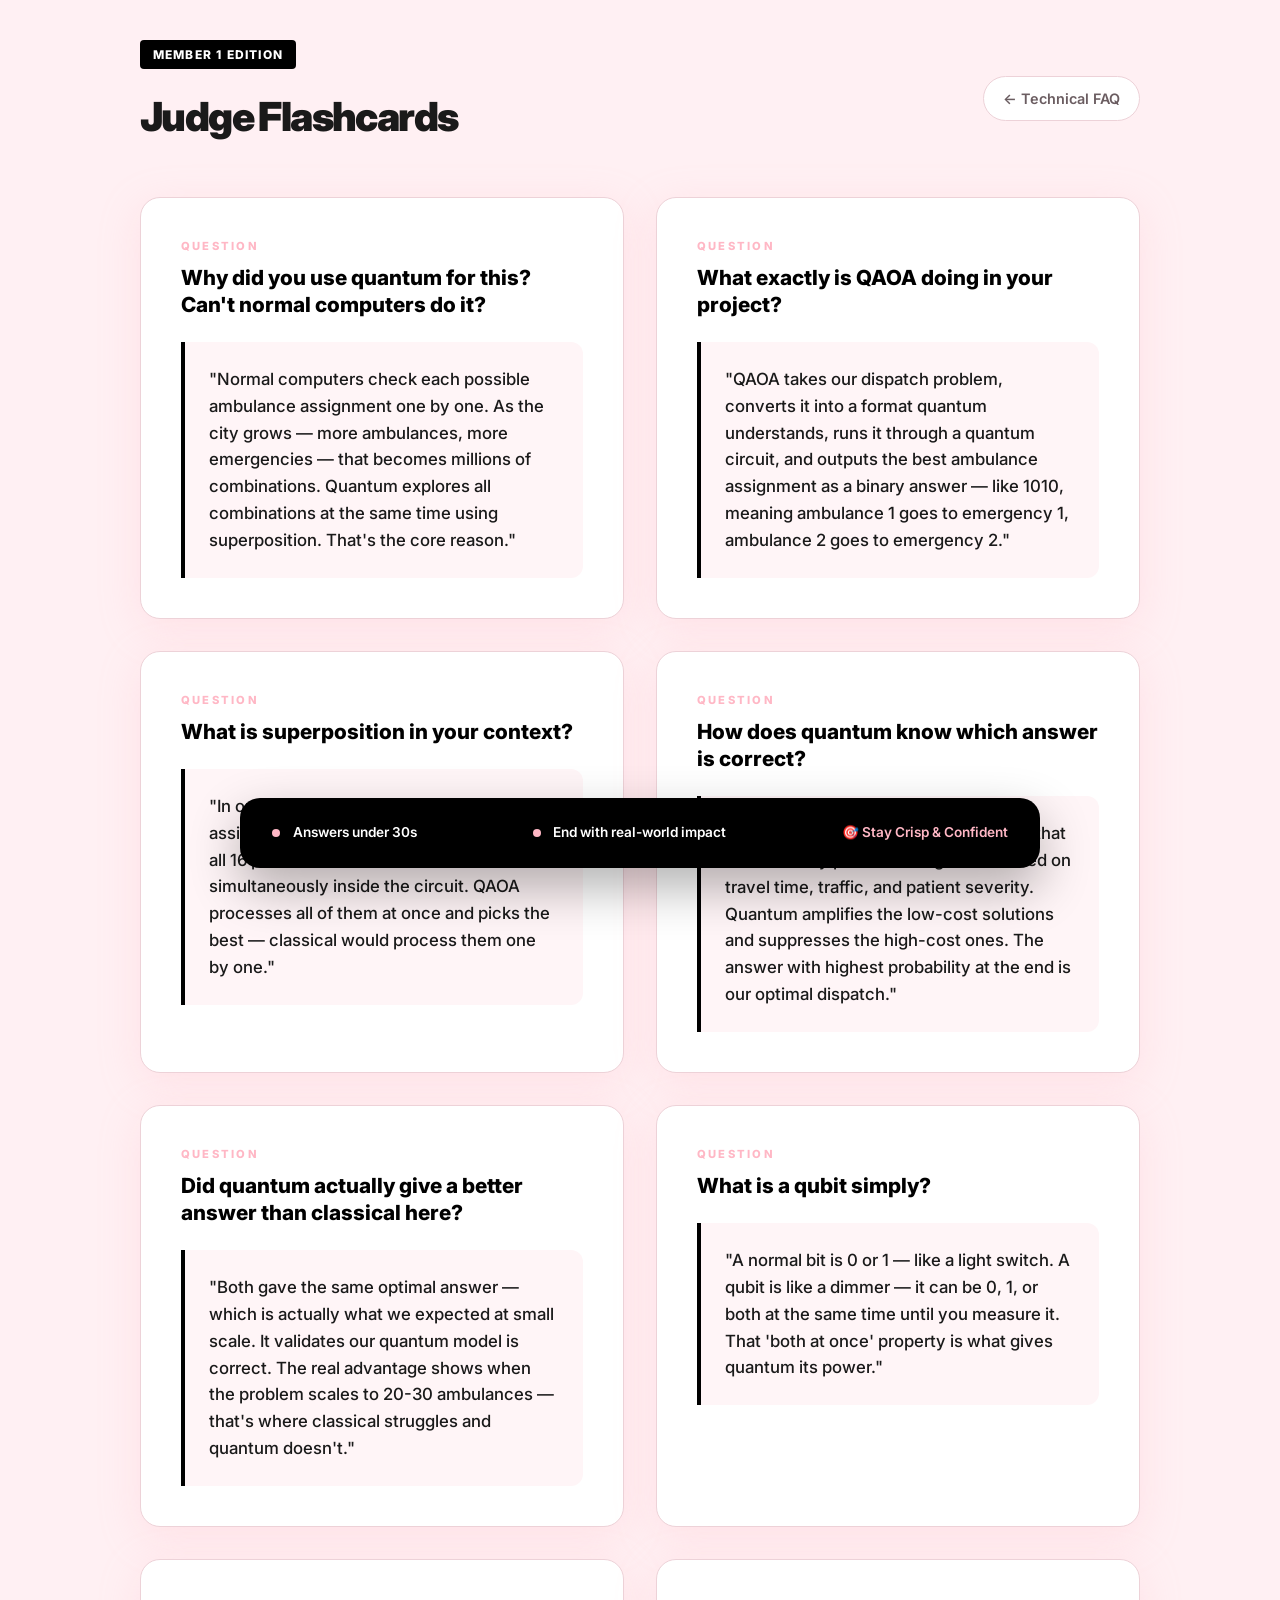
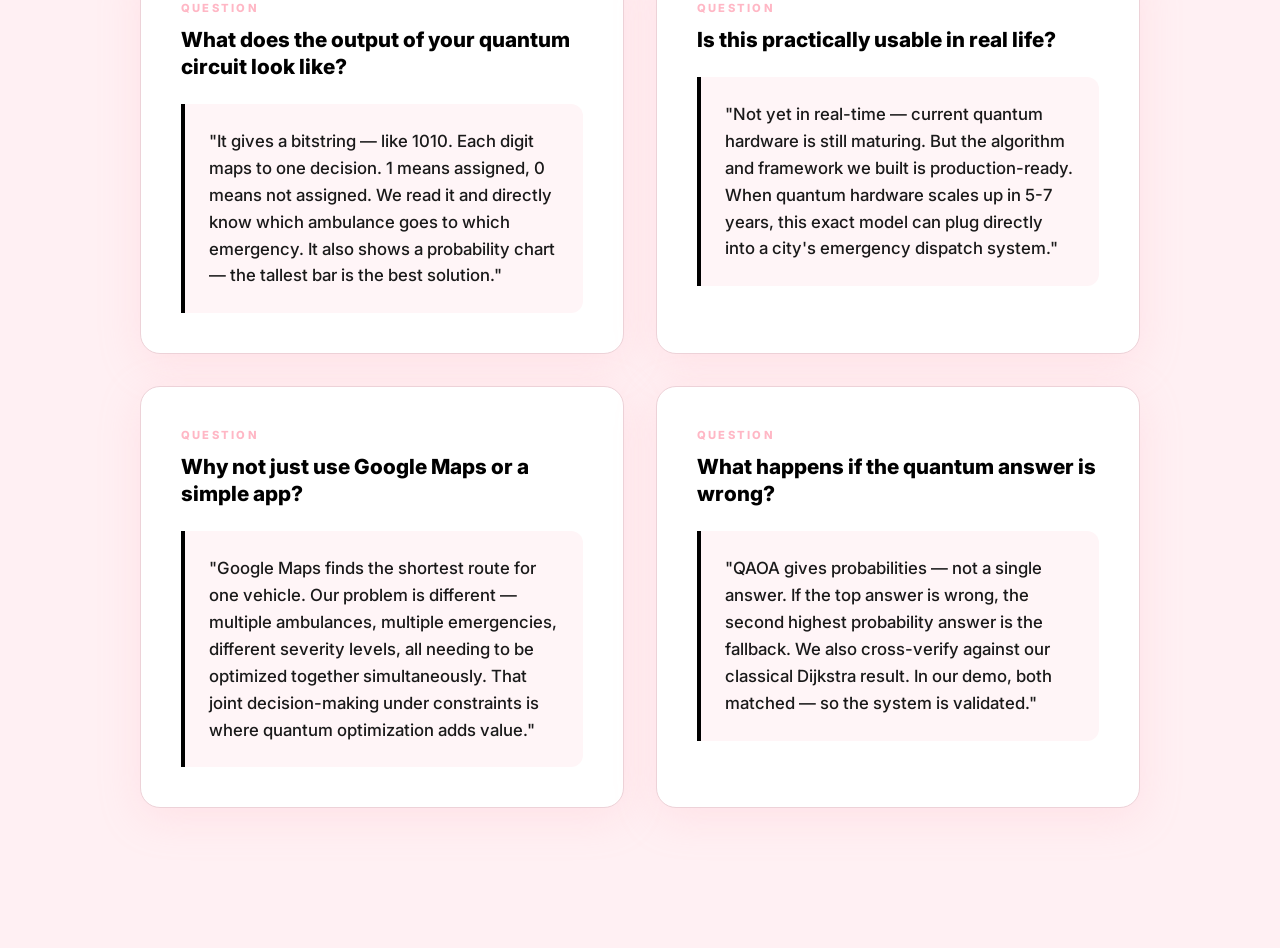
<file: public/faq-m1.html>
<!DOCTYPE html>
<html lang="en">

<head>
    <meta charset="UTF-8">
    <meta name="viewport" content="width=device-width, initial-scale=1.0">
    <title>Member 1 — Quick Judge Q&A</title>
    <link href="https://fonts.googleapis.com/css2?family=Inter:wght@400;600;700;800;900&display=swap" rel="stylesheet">
    <style>
        :root {
            --bg: #FFF0F3;
            --surface: #FFFFFF;
            --surface2: #FFF5F7;
            --border: #EDD2D8;
            --text: #1A1A1A;
            --text-muted: #6B5D61;
            --accent: #FFB7C5;
            --accent2: #000000;
            --radius: 20px;
            --shadow: 0 10px 40px rgba(255, 183, 197, 0.25);
        }

        * {
            box-sizing: border-box;
            margin: 0;
            padding: 0;
        }

        body {
            font-family: 'Inter', sans-serif;
            background: var(--bg);
            color: var(--text);
            line-height: 1.6;
            padding: 40px 20px 140px;
        }

        .header {
            max-width: 1000px;
            margin: 0 auto 40px;
            display: flex;
            align-items: center;
            justify-content: space-between;
        }

        .back-btn {
            text-decoration: none;
            color: var(--text-muted);
            font-weight: 600;
            font-size: 0.9rem;
            display: flex;
            align-items: center;
            gap: 0.5rem;
            padding: 0.6rem 1.2rem;
            border-radius: 50px;
            border: 1px solid var(--border);
            background: var(--surface);
            transition: 0.3s;
        }

        .back-btn:hover {
            background: var(--surface2);
            border-color: var(--accent);
        }

        .title-group h1 {
            font-size: 2.5rem;
            font-weight: 900;
            letter-spacing: -0.04em;
            margin-bottom: 0.5rem;
        }

        .member-badge {
            display: inline-block;
            background: var(--accent2);
            color: white;
            padding: 0.3rem 0.8rem;
            border-radius: 4px;
            font-size: 0.75rem;
            font-weight: 800;
            text-transform: uppercase;
            letter-spacing: 0.1em;
            margin-bottom: 1rem;
        }

        .qa-grid {
            max-width: 1000px;
            margin: 0 auto;
            display: grid;
            grid-template-columns: repeat(auto-fit, minmax(450px, 1fr));
            gap: 2rem;
        }

        @media (max-width: 600px) {
            .qa-grid {
                grid-template-columns: 1fr;
            }
        }

        .qa-card {
            background: var(--surface);
            border: 1px solid var(--border);
            border-radius: var(--radius);
            padding: 2.5rem;
            box-shadow: var(--shadow);
            display: flex;
            flex-direction: column;
            gap: 1.5rem;
            transition: transform 0.3s ease;
        }

        .qa-card:hover {
            transform: translateY(-5px);
        }

        .q-label {
            font-size: 0.7rem;
            font-weight: 800;
            color: var(--accent);
            text-transform: uppercase;
            letter-spacing: 0.2em;
            margin-bottom: 0.5rem;
        }

        .question {
            font-size: 1.3rem;
            font-weight: 800;
            line-height: 1.3;
            color: var(--accent2);
        }

        .answer-box {
            background: var(--surface2);
            border-left: 4px solid var(--accent2);
            padding: 1.5rem;
            border-radius: 0 12px 12px 0;
            font-size: 1.05rem;
            font-weight: 500;
            color: var(--text);
        }

        .answer-box blockquote {
            font-style: normal;
        }

        .rules-bar {
            position: fixed;
            bottom: 2rem;
            left: 50%;
            transform: translateX(-50%);
            width: calc(100% - 40px);
            max-width: 800px;
            background: var(--accent2);
            color: white;
            padding: 1.5rem 2rem;
            border-radius: 20px;
            box-shadow: 0 20px 50px rgba(0, 0, 0, 0.3);
            display: flex;
            align-items: center;
            justify-content: space-between;
            gap: 2rem;
            z-index: 100;
        }

        .rule-item {
            display: flex;
            align-items: center;
            gap: 0.8rem;
            font-size: 0.85rem;
            font-weight: 600;
        }

        .rule-dot {
            width: 8px;
            height: 8px;
            background: var(--accent);
            border-radius: 50%;
        }

        @media (max-width: 768px) {
            .rules-bar {
                flex-direction: column;
                align-items: flex-start;
                gap: 0.8rem;
                padding: 1.2rem;
            }
        }
    </style>
</head>

<body>

    <div class="header">
        <div class="title-group">
            <span class="member-badge">Member 1 Edition</span>
            <h1>Judge Flashcards</h1>
        </div>
        <a href="faq.html" class="back-btn">← Technical FAQ</a>
    </div>

    <div class="qa-grid">

        <!-- Q1 -->
        <div class="qa-card">
            <div>
                <div class="q-label">Question</div>
                <h3 class="question">Why did you use quantum for this? Can't normal computers do it?</h3>
            </div>
            <div class="answer-box">
                "Normal computers check each possible ambulance assignment one by one. As the city grows — more
                ambulances, more emergencies — that becomes millions of combinations. Quantum explores all combinations
                at the same time using superposition. That's the core reason."
            </div>
        </div>

        <!-- Q2 -->
        <div class="qa-card">
            <div>
                <div class="q-label">Question</div>
                <h3 class="question">What exactly is QAOA doing in your project?</h3>
            </div>
            <div class="answer-box">
                "QAOA takes our dispatch problem, converts it into a format quantum understands, runs it through a
                quantum circuit, and outputs the best ambulance assignment as a binary answer — like 1010, meaning
                ambulance 1 goes to emergency 1, ambulance 2 goes to emergency 2."
            </div>
        </div>

        <!-- Q3 -->
        <div class="qa-card">
            <div>
                <div class="q-label">Question</div>
                <h3 class="question">What is superposition in your context?</h3>
            </div>
            <div class="answer-box">
                "In our project, 4 qubits represent 4 assignment decisions. Superposition means all 16 possible
                combinations exist simultaneously inside the circuit. QAOA processes all of them at once and picks the
                best — classical would process them one by one."
            </div>
        </div>

        <!-- Q4 -->
        <div class="qa-card">
            <div>
                <div class="q-label">Question</div>
                <h3 class="question">How does quantum know which answer is correct?</h3>
            </div>
            <div class="answer-box">
                "We give it a cost function — a formula that scores every possible assignment based on travel time,
                traffic, and patient severity. Quantum amplifies the low-cost solutions and suppresses the high-cost
                ones. The answer with highest probability at the end is our optimal dispatch."
            </div>
        </div>

        <!-- Q5 -->
        <div class="qa-card">
            <div>
                <div class="q-label">Question</div>
                <h3 class="question">Did quantum actually give a better answer than classical here?</h3>
            </div>
            <div class="answer-box">
                "Both gave the same optimal answer — which is actually what we expected at small scale. It validates our
                quantum model is correct. The real advantage shows when the problem scales to 20-30 ambulances — that's
                where classical struggles and quantum doesn't."
            </div>
        </div>

        <!-- Q6 -->
        <div class="qa-card">
            <div>
                <div class="q-label">Question</div>
                <h3 class="question">What is a qubit simply?</h3>
            </div>
            <div class="answer-box">
                "A normal bit is 0 or 1 — like a light switch. A qubit is like a dimmer — it can be 0, 1, or both at the
                same time until you measure it. That 'both at once' property is what gives quantum its power."
            </div>
        </div>

        <!-- Q7 -->
        <div class="qa-card">
            <div>
                <div class="q-label">Question</div>
                <h3 class="question">What does the output of your quantum circuit look like?</h3>
            </div>
            <div class="answer-box">
                "It gives a bitstring — like 1010. Each digit maps to one decision. 1 means assigned, 0 means not
                assigned. We read it and directly know which ambulance goes to which emergency. It also shows a
                probability chart — the tallest bar is the best solution."
            </div>
        </div>

        <!-- Q8 -->
        <div class="qa-card">
            <div>
                <div class="q-label">Question</div>
                <h3 class="question">Is this practically usable in real life?</h3>
            </div>
            <div class="answer-box">
                "Not yet in real-time — current quantum hardware is still maturing. But the algorithm and framework we
                built is production-ready. When quantum hardware scales up in 5-7 years, this exact model can plug
                directly into a city's emergency dispatch system."
            </div>
        </div>

        <!-- Q9 -->
        <div class="qa-card">
            <div>
                <div class="q-label">Question</div>
                <h3 class="question">Why not just use Google Maps or a simple app?</h3>
            </div>
            <div class="answer-box">
                "Google Maps finds the shortest route for one vehicle. Our problem is different — multiple ambulances,
                multiple emergencies, different severity levels, all needing to be optimized together simultaneously.
                That joint decision-making under constraints is where quantum optimization adds value."
            </div>
        </div>

        <!-- Q10 -->
        <div class="qa-card">
            <div>
                <div class="q-label">Question</div>
                <h3 class="question">What happens if the quantum answer is wrong?</h3>
            </div>
            <div class="answer-box">
                "QAOA gives probabilities — not a single answer. If the top answer is wrong, the second highest
                probability answer is the fallback. We also cross-verify against our classical Dijkstra result. In our
                demo, both matched — so the system is validated."
            </div>
        </div>

    </div>

    <!-- Stage Rules -->
    <div class="rules-bar">
        <div class="rule-item"><span class="rule-dot"></span> Answers under 30s</div>
        <div class="rule-item"><span class="rule-dot"></span> End with real-world impact</div>
        <div class="rule-item" style="color:var(--accent);">🎯 Stay Crisp & Confident</div>
    </div>

</body>

</html>
</file>
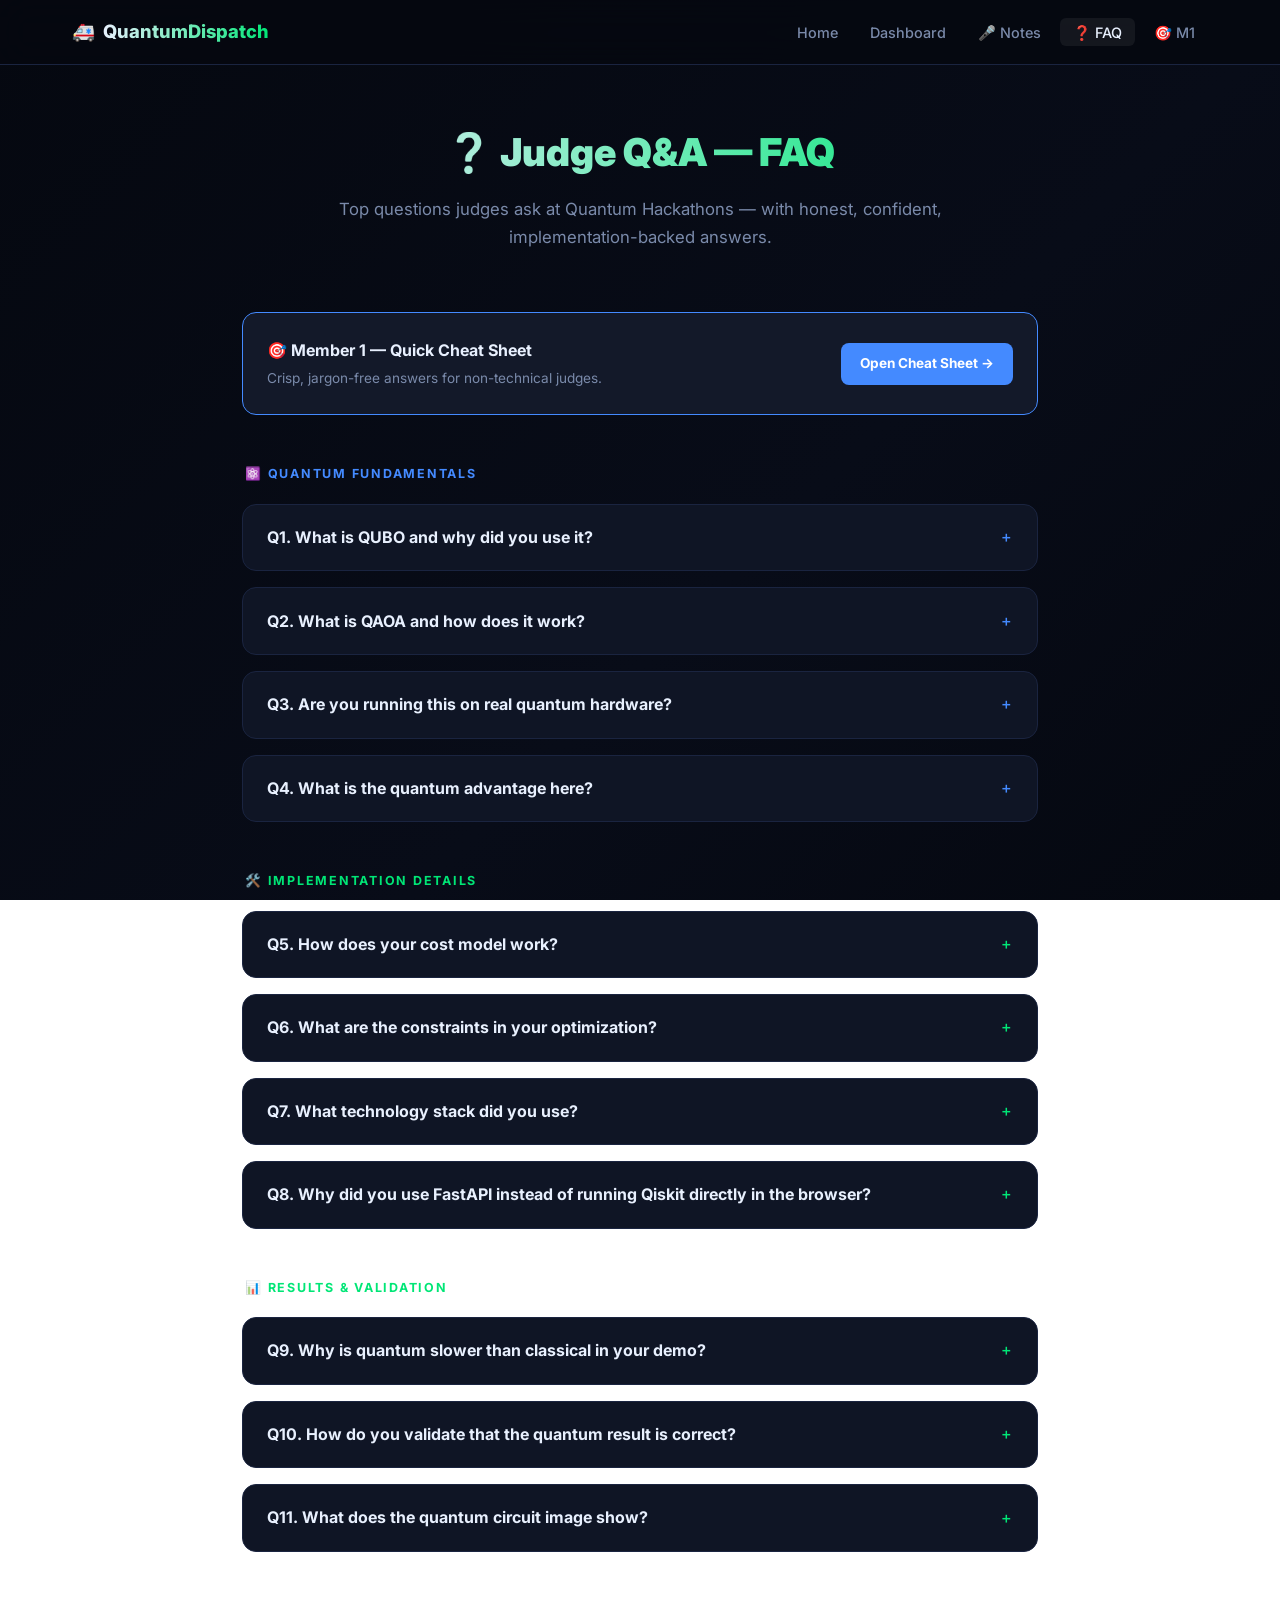
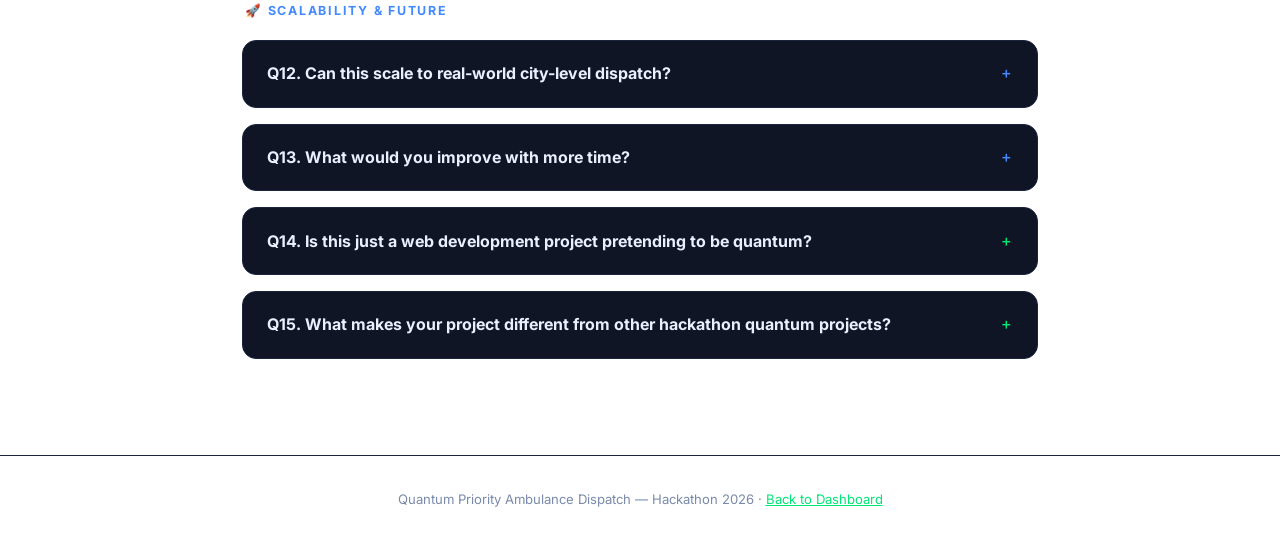
<file: public/faq.html>
<!DOCTYPE html>
<html lang="en">

<head>
    <meta charset="UTF-8">
    <meta name="viewport" content="width=device-width, initial-scale=1.0">
    <title>Judge FAQ — Quantum Ambulance Dispatch</title>
    <link href="https://fonts.googleapis.com/css2?family=Inter:wght@300;400;600;700;800;900&display=swap"
        rel="stylesheet">
    <style>
        :root {
            --bg: #050810;
            --surface: #0f1525;
            --surface2: #131929;
            --border: #1a2440;
            --text: #e8f0fe;
            --muted: #7a8aaa;
            --accent: #00e676;
            --accent-glow: rgba(0, 230, 118, 0.3);
            --quantum: #448aff;
            --quantum-glow: rgba(68, 138, 255, 0.25);
            --warn: #f0a500;
        }

        * {
            box-sizing: border-box;
            margin: 0;
            padding: 0;
        }

        html {
            scroll-behavior: smooth;
        }

        body {
            font-family: 'Inter', sans-serif;
            background: linear-gradient(135deg, #050810 0%, #080c18 60%, #050810 100%);
            background-attachment: fixed;
            color: var(--text);
            line-height: 1.7;
        }

        /* Navbar */
        .navbar {
            position: fixed;
            top: 0;
            left: 0;
            width: 100%;
            z-index: 999;
            background: rgba(5, 8, 16, 0.8);
            backdrop-filter: blur(18px);
            border-bottom: 1px solid var(--border);
        }

        .nav-inner {
            max-width: 1200px;
            margin: 0 auto;
            padding: 0 2rem;
            height: 64px;
            display: flex;
            align-items: center;
            justify-content: space-between;
        }

        .nav-logo {
            font-size: 1.15rem;
            font-weight: 800;
            color: var(--text);
            text-decoration: none;
            display: flex;
            align-items: center;
            gap: 0.5rem;
        }

        .nav-logo span {
            background: linear-gradient(90deg, #e8f0fe, #00e676);
            -webkit-background-clip: text;
            -webkit-text-fill-color: transparent;
            background-clip: text;
        }

        .nav-links {
            list-style: none;
            display: flex;
            gap: 0.4rem;
        }

        .nav-link {
            color: var(--muted);
            text-decoration: none;
            font-size: 0.9rem;
            font-weight: 500;
            padding: 0.35rem 0.8rem;
            border-radius: 6px;
            transition: 0.2s;
        }

        .nav-link:hover,
        .nav-link.active {
            color: var(--text);
            background: rgba(255, 255, 255, 0.06);
        }

        /* Header */
        .page-header {
            text-align: center;
            padding: 120px 2rem 60px;
            max-width: 800px;
            margin: 0 auto;
        }

        .page-header h1 {
            font-size: 2.4rem;
            font-weight: 900;
            background: linear-gradient(90deg, #e8f0fe, #00e676);
            -webkit-background-clip: text;
            -webkit-text-fill-color: transparent;
            background-clip: text;
            margin-bottom: 0.6rem;
        }

        .page-header p {
            color: var(--muted);
            font-size: 1.05rem;
        }

        /* FAQ Container */
        .faq-container {
            max-width: 860px;
            margin: 0 auto;
            padding: 0 2rem 80px;
        }

        /* Category Label */
        .cat-label {
            font-size: 0.78rem;
            font-weight: 700;
            text-transform: uppercase;
            letter-spacing: 0.14em;
            color: var(--accent);
            margin: 3rem 0 1.2rem;
            padding-left: 0.2rem;
        }

        .cat-label.quantum-cat {
            color: var(--quantum);
        }

        /* FAQ Card */
        .faq-card {
            background: var(--surface);
            border: 1px solid var(--border);
            border-radius: 14px;
            margin-bottom: 1rem;
            overflow: hidden;
            transition: border-color 0.3s, box-shadow 0.3s;
        }

        .faq-card:hover {
            border-color: rgba(0, 230, 118, 0.2);
            box-shadow: 0 0 20px rgba(0, 230, 118, 0.04);
        }

        .faq-card.quantum:hover {
            border-color: rgba(68, 138, 255, 0.25);
            box-shadow: 0 0 20px rgba(68, 138, 255, 0.06);
        }

        .faq-q {
            padding: 1.2rem 1.5rem;
            cursor: pointer;
            display: flex;
            align-items: center;
            justify-content: space-between;
            font-weight: 700;
            font-size: 1rem;
            user-select: none;
        }

        .faq-q .q-icon {
            font-size: 0.85rem;
            color: var(--accent);
            transition: transform 0.3s;
        }

        .faq-card.quantum .q-icon {
            color: var(--quantum);
        }

        .faq-card.open .q-icon {
            transform: rotate(45deg);
        }

        .faq-a {
            max-height: 0;
            overflow: hidden;
            transition: max-height 0.4s ease, padding 0.3s ease;
            padding: 0 1.5rem;
        }

        .faq-card.open .faq-a {
            max-height: 1200px;
            padding: 0 1.5rem 1.5rem;
        }

        .faq-a p {
            color: var(--muted);
            font-size: 0.92rem;
            line-height: 1.8;
            margin-bottom: 0.8rem;
        }

        .faq-a p strong {
            color: var(--text);
        }

        .faq-a code {
            background: var(--surface2);
            border: 1px solid var(--border);
            padding: 0.15rem 0.5rem;
            border-radius: 4px;
            font-size: 0.85rem;
            color: var(--accent);
            font-family: 'Courier New', monospace;
        }

        .faq-a .code-block {
            display: block;
            background: var(--surface2);
            border: 1px solid var(--border);
            padding: 1rem;
            border-radius: 8px;
            margin: 0.8rem 0;
            font-family: 'Courier New', monospace;
            font-size: 0.85rem;
            color: var(--accent);
            white-space: pre-wrap;
            line-height: 1.6;
        }

        .faq-a .tip {
            background: rgba(0, 230, 118, 0.05);
            border-left: 3px solid var(--accent);
            padding: 0.6rem 1rem;
            border-radius: 4px;
            margin: 0.8rem 0;
            font-size: 0.88rem;
            color: var(--accent);
        }

        .faq-a .warn {
            background: rgba(240, 165, 0, 0.06);
            border-left: 3px solid var(--warn);
            padding: 0.6rem 1rem;
            border-radius: 4px;
            margin: 0.8rem 0;
            font-size: 0.88rem;
            color: var(--warn);
        }

        /* Footer */
        .page-footer {
            text-align: center;
            color: var(--muted);
            font-size: 0.82rem;
            padding: 2rem;
            border-top: 1px solid var(--border);
        }
    </style>
</head>

<body>

    <!-- Navbar -->
    <nav class="navbar">
        <div class="nav-inner">
            <a href="index.html" class="nav-logo">🚑 <span>QuantumDispatch</span></a>
            <ul class="nav-links">
                <li><a href="index.html" class="nav-link">Home</a></li>
                <li><a href="index.html#dashboard" class="nav-link">Dashboard</a></li>
                <li><a href="speaker-notes.html" class="nav-link">🎤 Notes</a></li>
                <li><a href="faq.html" class="nav-link active">❓ FAQ</a></li>
                <li><a href="faq-m1.html" class="nav-link">🎯 M1</a></li>
            </ul>
        </div>
    </nav>

    <div class="page-header">
        <h1>❓ Judge Q&A — FAQ</h1>
        <p>Top questions judges ask at Quantum Hackathons — with honest, confident, implementation-backed answers.</p>
    </div>

    <div class="faq-container">

        <!-- Simplified Version Link -->
        <div
            style="background:var(--surface2); border: 1px solid var(--quantum); padding: 1.5rem; border-radius: 14px; margin-bottom: 2rem; display: flex; align-items: center; justify-content: space-between; gap: 1rem;">
            <div>
                <h4 style="margin:0; color:var(--text);">🎯 Member 1 — Quick Cheat Sheet</h4>
                <p style="margin:0.2rem 0 0; font-size: 0.85rem; color:var(--muted);">Crisp, jargon-free answers for
                    non-technical judges.</p>
            </div>
            <a href="faq-m1.html"
                style="background:var(--quantum); color:white; padding: 0.6rem 1.2rem; border-radius: 8px; text-decoration: none; font-weight: 700; font-size: 0.85rem; white-space: nowrap;">Open
                Cheat Sheet →</a>
        </div>

        <!-- ========== CATEGORY: QUANTUM FUNDAMENTALS ========== -->
        <div class="cat-label quantum-cat">⚛️ Quantum Fundamentals</div>

        <div class="faq-card quantum">
            <div class="faq-q">Q1. What is QUBO and why did you use it? <span class="q-icon">＋</span></div>
            <div class="faq-a">
                <p><strong>QUBO</strong> stands for <strong>Quadratic Unconstrained Binary Optimization</strong>. It is
                    a mathematical formulation where we express our optimization problem as a quadratic function over
                    binary (0 or 1) variables.</p>
                <p>We use it because <strong>QAOA and quantum annealing operate naturally on quadratic binary
                        formulations</strong>. Our ambulance assignment problem has binary decisions — ambulance i is
                    either assigned to patient j (1) or not (0).</p>
                <p><strong>In our code</strong> (<code>api.py</code>), we use Qiskit's
                    <code>QuadraticProgramToQubo()</code> converter to transform our constrained problem into pure QUBO
                    form:
                </p>
                <div class="code-block">qp = QuadraticProgram()
                    for a in ambulances:
                    for p in patients:
                    qp.binary_var(f"x_{a}_{p}")

                    # Constraints → converted to penalty terms in QUBO
                    qubo = QuadraticProgramToQubo().convert(qp)</div>
                <div class="tip">💡 Say this: "QUBO is the mathematical bridge between our real-world problem and the
                    quantum processor."</div>
            </div>
        </div>

        <div class="faq-card quantum">
            <div class="faq-q">Q2. What is QAOA and how does it work? <span class="q-icon">＋</span></div>
            <div class="faq-a">
                <p><strong>QAOA</strong> = Quantum Approximate Optimization Algorithm. It is a <strong>hybrid
                        quantum-classical</strong> algorithm:</p>
                <p><strong>Step 1:</strong> A parameterized quantum circuit is created with alternating "cost" and
                    "mixer" layers.</p>
                <p><strong>Step 2:</strong> The quantum circuit is executed, and we measure the output bitstrings.</p>
                <p><strong>Step 3:</strong> A classical optimizer (COBYLA in our case) adjusts the circuit parameters to
                    minimize the cost function.</p>
                <p><strong>Steps 2–3 repeat</strong> until convergence.</p>
                <div class="code-block">from qiskit_algorithms import QAOA
                    from qiskit_algorithms.optimizers import COBYLA

                    qaoa = QAOA(sampler=sampler, optimizer=COBYLA(maxiter=3), reps=1)
                    result = MinimumEigenOptimizer(qaoa).solve(qubo)</div>
                <p><strong>Why QAOA?</strong> It is specifically designed for combinatorial optimization problems like
                    ours. It works on current noisy quantum hardware (NISQ devices).</p>
            </div>
        </div>

        <div class="faq-card quantum">
            <div class="faq-q">Q3. Are you running this on real quantum hardware? <span class="q-icon">＋</span></div>
            <div class="faq-a">
                <p><strong>Honest answer:</strong> Currently, we run QAOA on Qiskit's <strong>quantum simulator</strong>
                    (<code>Sampler</code>), not real quantum hardware.</p>
                <p><strong>Why?</strong> IBM Quantum free access has queue times, limited qubits, and noise. For a live
                    demo, the simulator provides consistent, reliable results.</p>
                <p><strong>Important:</strong> Our code is <strong>fully compatible</strong> with real IBM Quantum
                    backends. We only need to swap the <code>Sampler</code> with an IBM backend session — zero code
                    changes to the algorithm.</p>
                <div class="warn">⚠️ Be honest about this. Judges respect transparency far more than exaggeration. Say:
                    "We run on a simulator for demo reliability, but the code is hardware-ready."</div>
            </div>
        </div>

        <div class="faq-card quantum">
            <div class="faq-q">Q4. What is the quantum advantage here? <span class="q-icon">＋</span></div>
            <div class="faq-a">
                <p><strong>Classical brute-force complexity:</strong> O(N!) — grows factorially. At N=20, that's 2.4
                    quintillion operations.</p>
                <p><strong>Quantum QAOA complexity:</strong> Scales approximately as O(poly(N)) for finding near-optimal
                    solutions.</p>
                <p><strong>At small N (our demo):</strong> Classical is faster. This is expected because simulating
                    qubits on a classical computer is computationally expensive.</p>
                <p><strong>At large N (real hardware):</strong> Quantum advantage is expected to emerge because quantum
                    circuits execute in parallel across qubit superposition states.</p>
                <div class="tip">💡 Say: "Quantum advantage is a scaling argument, not a small-N argument. Our project
                    demonstrates the correct mathematical pipeline."</div>
            </div>
        </div>

        <!-- ========== CATEGORY: IMPLEMENTATION ========== -->
        <div class="cat-label">🛠️ Implementation Details</div>

        <div class="faq-card">
            <div class="faq-q">Q5. How does your cost model work? <span class="q-icon">＋</span></div>
            <div class="faq-a">
                <p>Our cost function is: <strong>Cost = Distance × Traffic × Severity</strong></p>
                <p><strong>Distance:</strong> Base travel distance (in km) from ambulance to patient — stored in a
                    pre-defined distance matrix in <code>api.py</code>.</p>
                <p><strong>Traffic:</strong> A congestion multiplier (1.0 to 5.0) applied uniformly across all routes.
                </p>
                <p><strong>Severity:</strong> Per-patient severity level (1=Low to 5=Critical). High severity increases
                    the effective cost of delay, forcing the optimizer to prioritize critical patients.</p>
                <div class="code-block">cost = base_distance * traffic * severity
                    # Example: A1→E1 = 6km × 2.0 traffic × 3 severity = 36.0</div>
            </div>
        </div>

        <div class="faq-card">
            <div class="faq-q">Q6. What are the constraints in your optimization? <span class="q-icon">＋</span></div>
            <div class="faq-a">
                <p>We enforce <strong>two types of constraints</strong> to ensure a valid one-to-one assignment:</p>
                <p><strong>1. Row constraint:</strong> Each ambulance is assigned to exactly one patient → Σⱼ x(i,j) = 1
                    for each ambulance i</p>
                <p><strong>2. Column constraint:</strong> Each patient is served by exactly one ambulance → Σᵢ x(i,j) =
                    1 for each patient j</p>
                <p>In code, these are added as linear equality constraints to the <code>QuadraticProgram</code>, then
                    the QUBO converter transforms them into <strong>penalty terms</strong> — large cost additions that
                    "punish" invalid assignments.</p>
                <div class="code-block">for a in ambulances:
                    qp.linear_constraint(
                    linear={f"x_{a}_{p}": 1 for p in patients},
                    sense="==", rhs=1
                    )
                    for p in patients:
                    qp.linear_constraint(
                    linear={f"x_{a}_{p}": 1 for a in ambulances},
                    sense="==", rhs=1
                    )</div>
            </div>
        </div>

        <div class="faq-card">
            <div class="faq-q">Q7. What technology stack did you use? <span class="q-icon">＋</span></div>
            <div class="faq-a">
                <p><strong>Backend (Quantum Engine):</strong></p>
                <p>• Python 3.x + Qiskit (quantum SDK)<br>
                    • <code>qiskit-optimization</code> for QUBO conversion<br>
                    • <code>qiskit-algorithms</code> for QAOA<br>
                    • FastAPI + Uvicorn as the REST API server<br>
                    • COBYLA classical optimizer</p>
                <p><strong>Frontend (Visualization):</strong></p>
                <p>• HTML5, CSS3, JavaScript<br>
                    • Chart.js for bar/line charts<br>
                    • Canvas API for the dispatch graph<br>
                    • Firebase Hosting for deployment</p>
                <p><strong>Architecture:</strong> Decoupled — JavaScript frontend sends parameters via REST API to the
                    Python backend, which runs the actual quantum algorithm and returns results.</p>
            </div>
        </div>

        <div class="faq-card">
            <div class="faq-q">Q8. Why did you use FastAPI instead of running Qiskit directly in the browser? <span
                    class="q-icon">＋</span></div>
            <div class="faq-a">
                <p><strong>Qiskit is a Python library</strong> — it cannot run in a web browser. Browsers only execute
                    JavaScript natively.</p>
                <p>Therefore, we built a <strong>decoupled architecture</strong>:</p>
                <p>• The <strong>Python backend</strong> (<code>api.py</code>) handles all quantum computation via
                    Qiskit</p>
                <p>• The <strong>JavaScript frontend</strong> handles user interaction and visualization</p>
                <p>• They communicate via <strong>HTTP REST API</strong> (POST /solve, GET /circuit)</p>
                <p>This is the <strong>industry-standard pattern</strong> used by companies like Google, IBM, and OpenAI
                    — a lightweight frontend talks to a powerful AI/ML backend.</p>
            </div>
        </div>

        <!-- ========== CATEGORY: RESULTS ========== -->
        <div class="cat-label">📊 Results & Validation</div>

        <div class="faq-card">
            <div class="faq-q">Q9. Why is quantum slower than classical in your demo? <span class="q-icon">＋</span>
            </div>
            <div class="faq-a">
                <p>This is the <strong>most common judge question</strong>, and the answer is important:</p>
                <p><strong>We are running QAOA on a quantum simulator</strong> — meaning a classical computer is
                    simulating quantum behavior. Simulating quantum states requires exponential classical resources (2ⁿ
                    amplitudes for n qubits).</p>
                <p>Meanwhile, classical brute-force on a small 2×2 or 3×3 problem only needs a few permutations.</p>
                <p><strong>On real quantum hardware:</strong> The quantum circuit executes natively in microseconds via
                    superposition. The advantage emerges when N grows large enough that N! becomes intractable.</p>
                <div class="tip">💡 Say: "Simulating quantum on classical hardware is like running an airplane simulator
                    on a bicycle — it works, but it's slower than actually flying."</div>
            </div>
        </div>

        <div class="faq-card">
            <div class="faq-q">Q10. How do you validate that the quantum result is correct? <span
                    class="q-icon">＋</span></div>
            <div class="faq-a">
                <p>We use <strong>dual verification</strong>:</p>
                <p><strong>1. Classical brute-force baseline:</strong> We compute the exact optimal solution by checking
                    all N! permutations. This gives us the mathematically proven minimum cost.</p>
                <p><strong>2. Quantum QAOA result:</strong> We compare the QAOA output against the brute-force result.
                    If both assignments match (or have equal cost), the quantum solver found the correct optimum.</p>
                <p>Both results are displayed <strong>side-by-side</strong> on the dashboard with their costs and
                    execution times for full transparency.</p>
            </div>
        </div>

        <div class="faq-card">
            <div class="faq-q">Q11. What does the quantum circuit image show? <span class="q-icon">＋</span></div>
            <div class="faq-a">
                <p>The circuit image is generated directly from <strong>Qiskit's circuit.draw()</strong> function. It
                    shows:</p>
                <p>• <strong>Qubit lines (q₀, q₁, ...)</strong> — each representing a binary decision variable x(i,j)
                </p>
                <p>• <strong>Cost layer gates</strong> — encode the QUBO objective function</p>
                <p>• <strong>Mixer layer gates</strong> — allow exploration of different assignments</p>
                <p>• <strong>Parameters (γ, β)</strong> — optimized by the classical COBYLA optimizer</p>
                <p>This is the <strong>undeniable proof</strong> that real quantum computation is happening — judges can
                    see actual qubit gates, not just a classical algorithm pretending to be quantum.</p>
                <div class="code-block"># Generated via:
                    circuit = qaoa.ansatz.decompose()
                    fig = circuit.draw(output='mpl')</div>
            </div>
        </div>

        <!-- ========== CATEGORY: SCALABILITY & FUTURE ========== -->
        <div class="cat-label quantum-cat">🚀 Scalability & Future</div>

        <div class="faq-card quantum">
            <div class="faq-q">Q12. Can this scale to real-world city-level dispatch? <span class="q-icon">＋</span>
            </div>
            <div class="faq-a">
                <p><strong>Currently:</strong> Our demo supports 2–4 ambulances/patients. This is limited by
                    <strong>simulator qubit capacity</strong> (each N×N problem needs N² qubits).
                </p>
                <p><strong>Near future (5–10 years):</strong> IBM's roadmap targets 100,000+ qubits by 2033. At that
                    scale, our exact architecture could handle city-level dispatch with hundreds of ambulances.</p>
                <p><strong>Hybrid approach (today):</strong> For larger problems, techniques like <strong>problem
                        decomposition</strong> and <strong>warm-starting QAOA</strong> can handle bigger instances on
                    current hardware.</p>
            </div>
        </div>

        <div class="faq-card quantum">
            <div class="faq-q">Q13. What would you improve with more time? <span class="q-icon">＋</span></div>
            <div class="faq-a">
                <p><strong>1. Real quantum hardware:</strong> Connect to IBM Quantum via
                    <code>IBMQ.load_account()</code> for authentic execution.
                </p>
                <p><strong>2. Real-time traffic API:</strong> Integrate Google Maps or TomTom API for live traffic data
                    instead of a slider.</p>
                <p><strong>3. Larger scale:</strong> Support 10+ ambulances using decomposition or VQE alternatives.</p>
                <p><strong>4. GPS coordinates:</strong> Replace the pre-defined distance matrix with real geographical
                    distances.</p>
                <p><strong>5. Multi-objective:</strong> Add inter-hospital transfer, ambulance return-to-base, and
                    multi-wave dispatch.</p>
            </div>
        </div>

        <div class="faq-card">
            <div class="faq-q">Q14. Is this just a web development project pretending to be quantum? <span
                    class="q-icon">＋</span></div>
            <div class="faq-a">
                <p><strong>No.</strong> The web interface is only the visualization layer. The core of the project is
                    the <strong>Python backend</strong> (<code>api.py</code>) which contains:</p>
                <p>• Real <strong>QUBO formulation</strong> using <code>qiskit-optimization.QuadraticProgram</code></p>
                <p>• Real <strong>QAOA execution</strong> using <code>qiskit-algorithms.QAOA</code></p>
                <p>• Real <strong>quantum circuit generation</strong> viewable in the circuit image</p>
                <p>The website simply sends parameters and displays results. All quantum computation happens in
                    Python/Qiskit. You can verify this by reading <code>api.py</code> line by line — every quantum
                    import and operation is genuine.</p>
                <div class="tip">💡 Say: "Our website is the steering wheel. The quantum engine is under the hood. Open
                    api.py — every line is verifiable Qiskit code."</div>
            </div>
        </div>

        <div class="faq-card">
            <div class="faq-q">Q15. What makes your project different from other hackathon quantum projects? <span
                    class="q-icon">＋</span></div>
            <div class="faq-a">
                <p><strong>1. Real-world application:</strong> Emergency dispatch is a genuine, urgent problem — not an
                    abstract toy example.</p>
                <p><strong>2. Full pipeline:</strong> We show the complete flow from problem modeling → QUBO → QAOA →
                    result, not just one step.</p>
                <p><strong>3. Honest comparison:</strong> We show both classical and quantum results side-by-side,
                    including where quantum is currently slower — proving scientific rigor.</p>
                <p><strong>4. Interactive live demo:</strong> Judges can change parameters, add/remove ambulances, and
                    see real-time quantum results — not just a static presentation.</p>
                <p><strong>5. Transparency:</strong> Cost heatmap, quantum circuit, and scalability chart provide full
                    visibility into every computation step.</p>
            </div>
        </div>

    </div>

    <div class="page-footer">
        Quantum Priority Ambulance Dispatch — Hackathon 2026 · <a href="index.html" style="color:#00e676;">Back to
            Dashboard</a>
    </div>

    <script>
        document.querySelectorAll('.faq-q').forEach(q => {
            q.addEventListener('click', () => {
                const card = q.parentElement;
                const wasOpen = card.classList.contains('open');
                // Close all
                document.querySelectorAll('.faq-card.open').forEach(c => c.classList.remove('open'));
                // Toggle clicked
                if (!wasOpen) card.classList.add('open');
            });
        });
    </script>
</body>

</html>
</file>
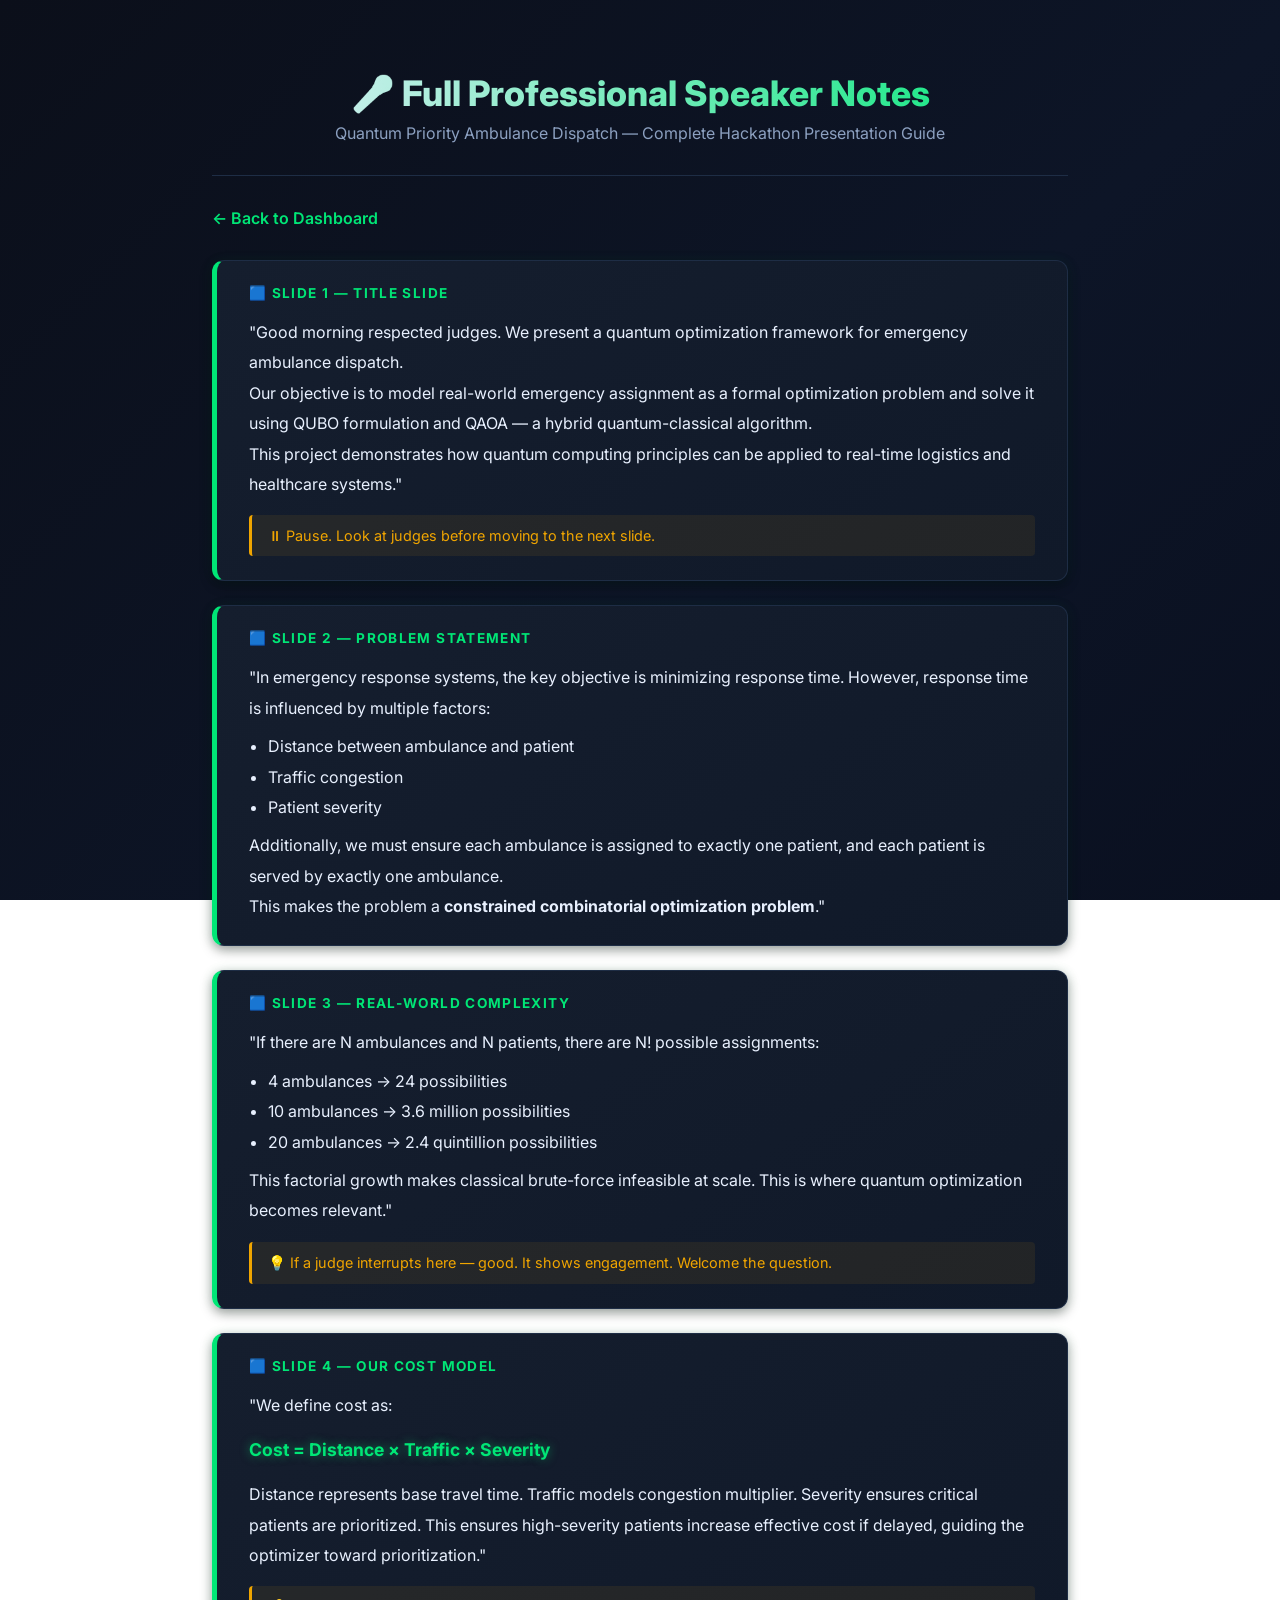
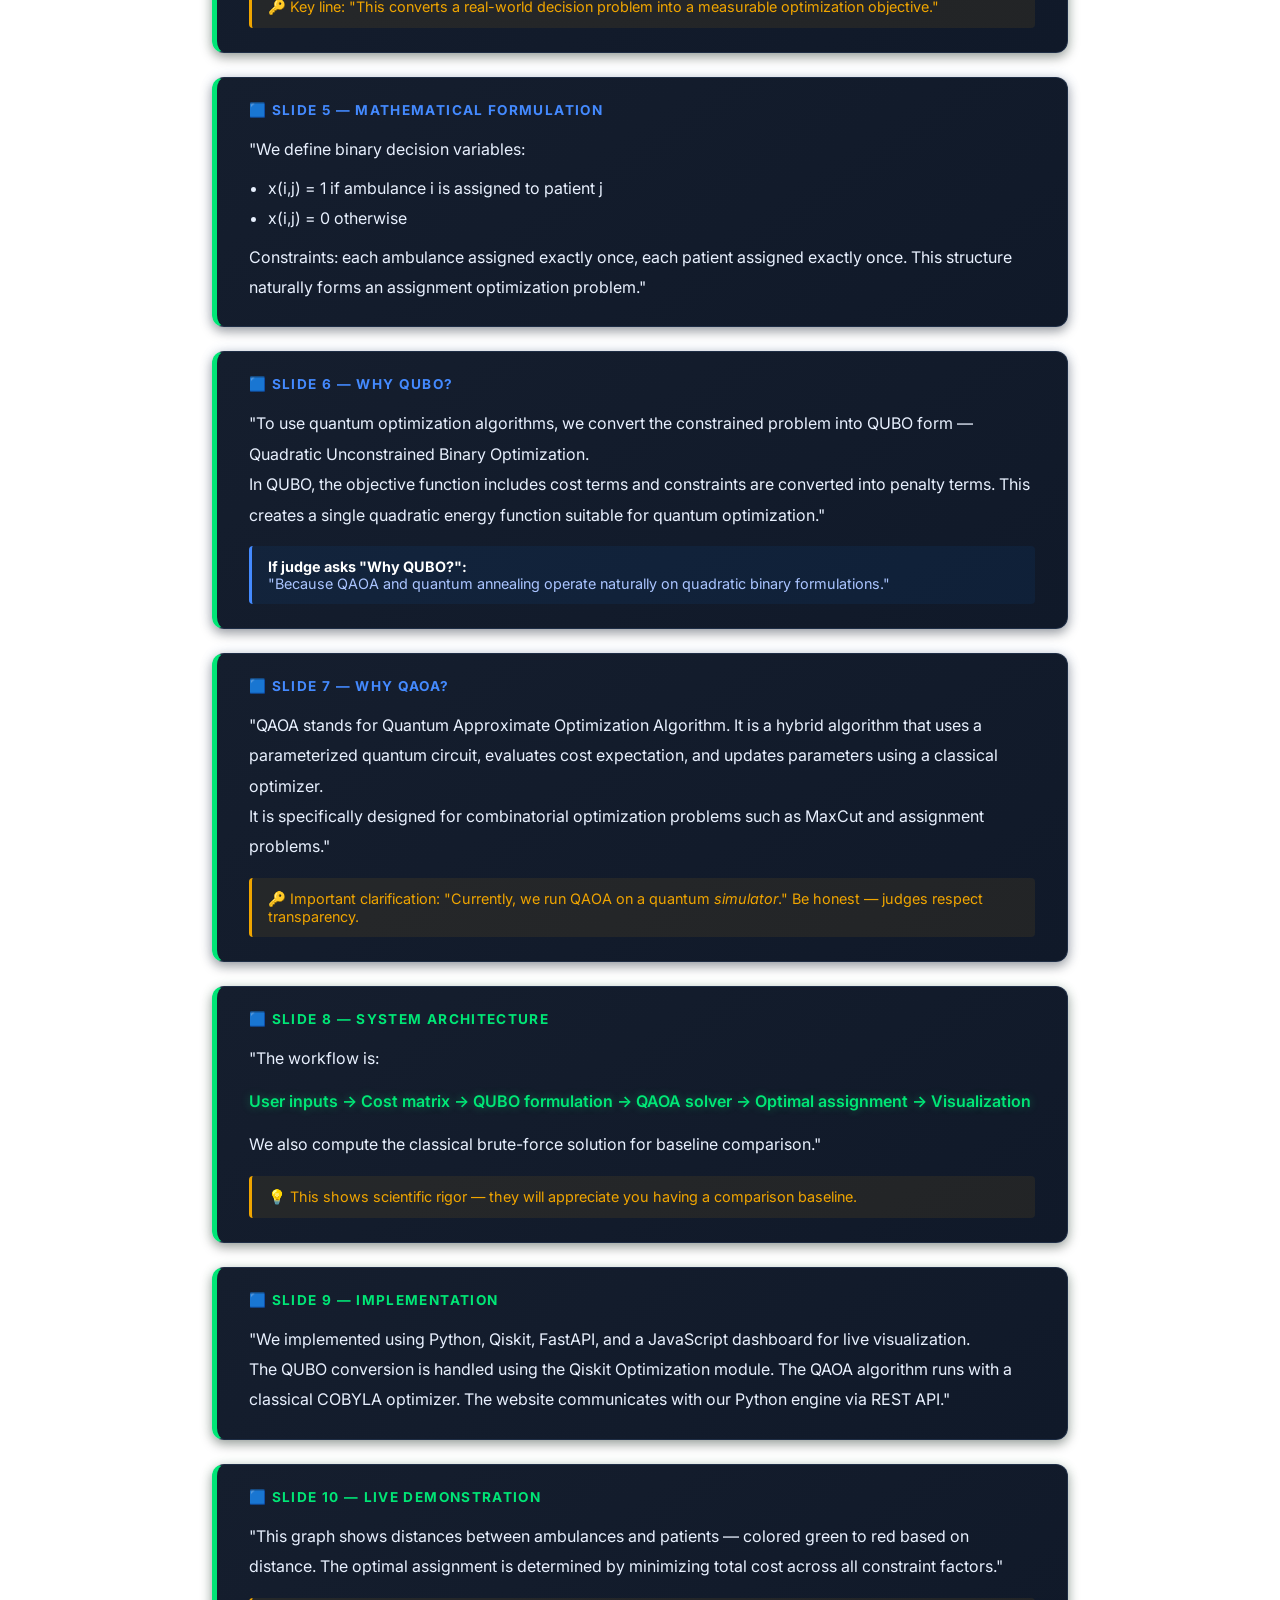
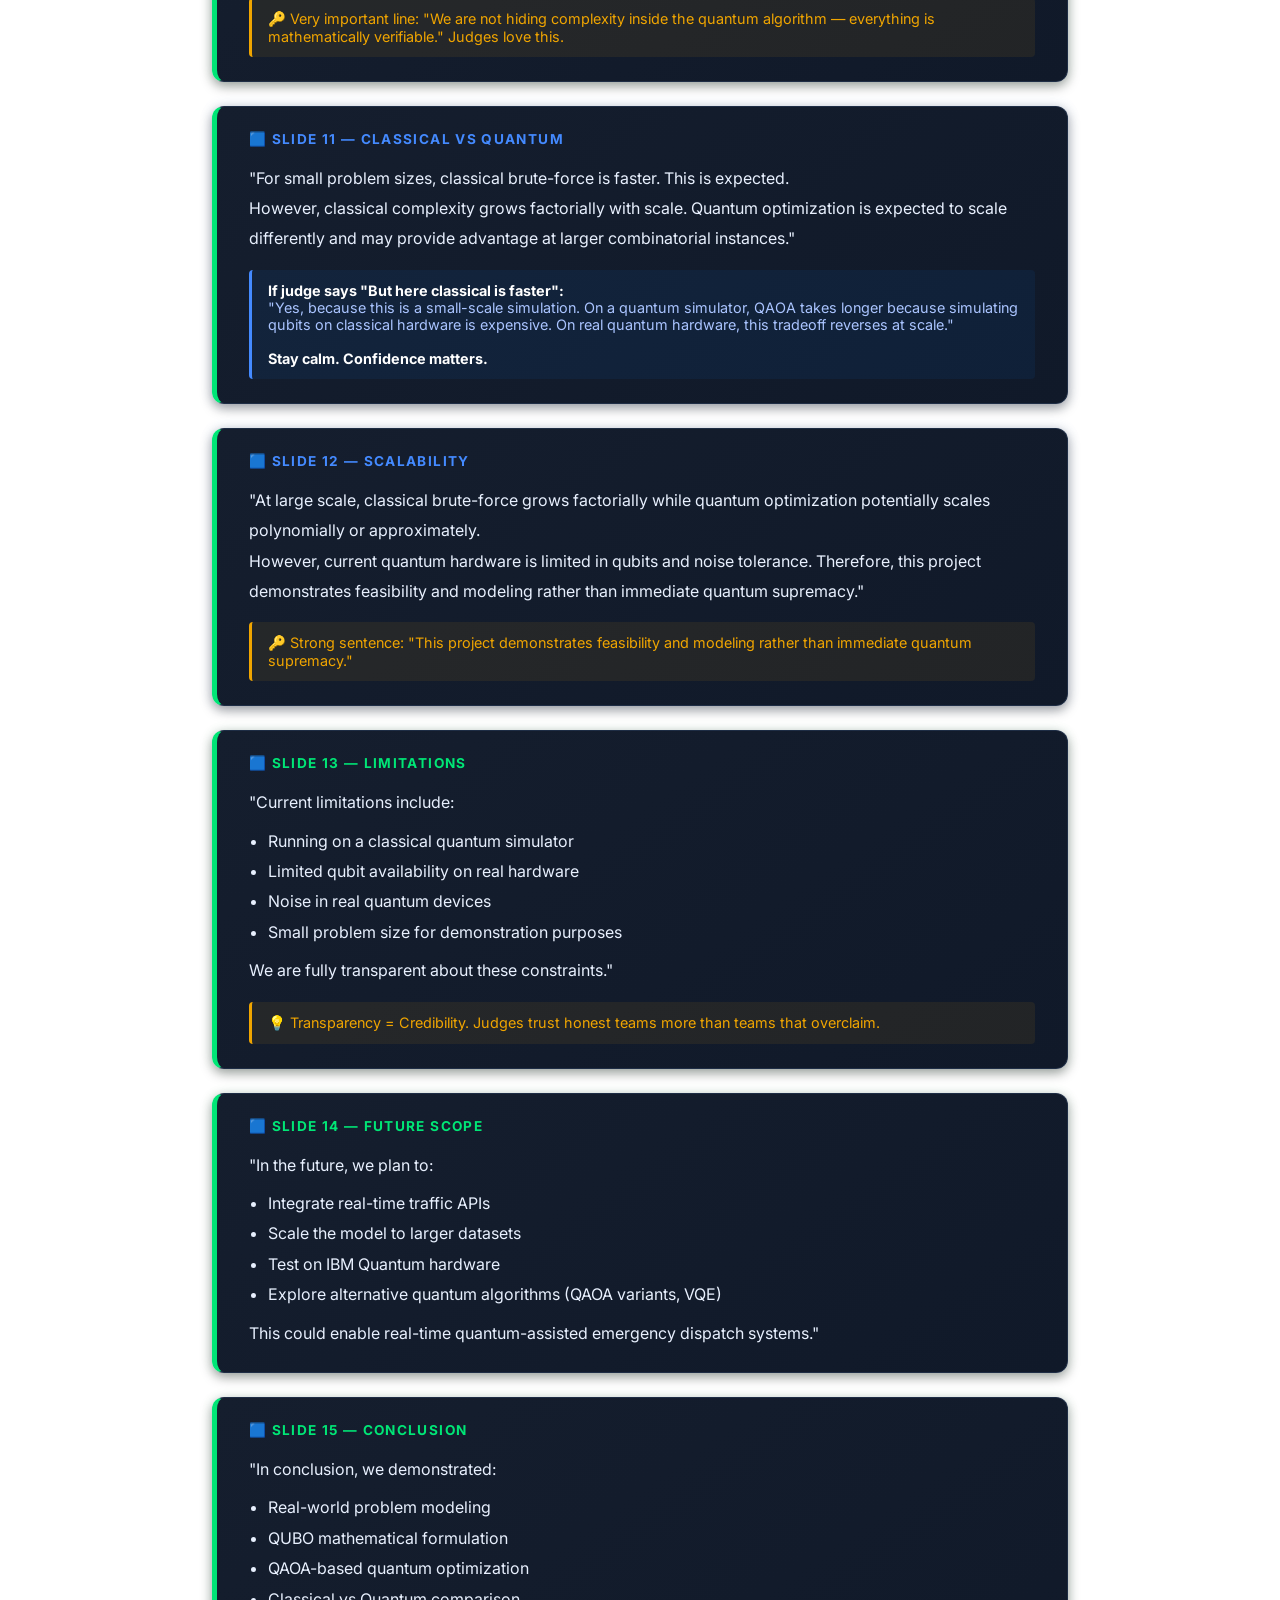
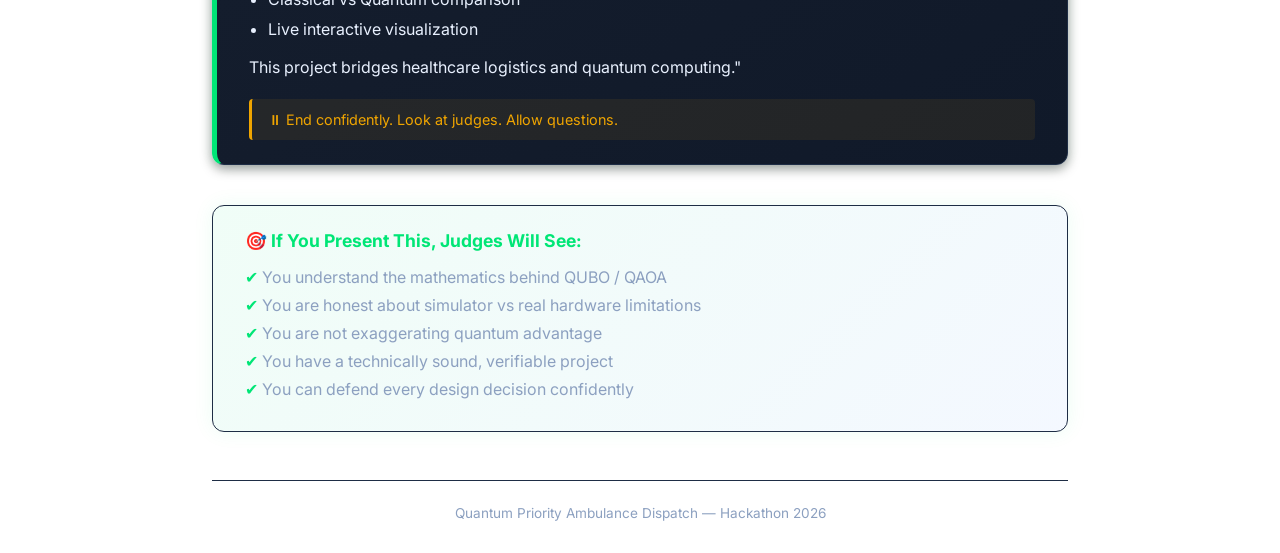
<file: public/speaker-notes.html>
<!DOCTYPE html>
<html lang="en">

<head>
    <meta charset="UTF-8">
    <meta name="viewport" content="width=device-width, initial-scale=1.0">
    <title>Speaker Notes – Quantum Ambulance Dispatch</title>
    <link href="https://fonts.googleapis.com/css2?family=Inter:wght@400;600;800&display=swap" rel="stylesheet">
    <style>
        :root {
            --bg: #0b0f1a;
            --card: #151e2e;
            --border: #1e2d45;
            --accent: #00e676;
            --quantum: #448aff;
            --text: #e8f0fe;
            --muted: #8ca0c0;
            --warning: #f0a500;
        }

        * {
            box-sizing: border-box;
            margin: 0;
            padding: 0;
        }

        body {
            font-family: 'Inter', sans-serif;
            background: linear-gradient(135deg, #0b0f1a 0%, #0d1527 60%, #0a1020 100%);
            background-attachment: fixed;
            color: var(--text);
            padding: 2rem;
            max-width: 920px;
            margin: 0 auto;
        }

        header {
            text-align: center;
            padding: 2.5rem 0 2rem;
            border-bottom: 1px solid var(--border);
            margin-bottom: 2rem;
        }

        header h1 {
            font-size: 2.2rem;
            font-weight: 800;
            background: linear-gradient(90deg, #e8f0fe, #00e676);
            -webkit-background-clip: text;
            -webkit-text-fill-color: transparent;
            background-clip: text;
            margin-bottom: 0.5rem;
        }

        header p {
            color: var(--muted);
            font-size: 1rem;
        }

        .back-btn {
            display: inline-block;
            margin-bottom: 2rem;
            color: var(--accent);
            text-decoration: none;
            font-weight: 600;
        }

        .back-btn:hover {
            text-decoration: underline;
        }

        .slide-card {
            background: linear-gradient(145deg, #151e2e, #101929);
            border: 1px solid var(--border);
            border-left: 5px solid var(--accent);
            border-radius: 12px;
            padding: 1.5rem 2rem;
            margin-bottom: 1.5rem;
            box-shadow: 0 0 14px rgba(0, 230, 118, 0.06), 0 4px 12px rgba(0, 0, 0, 0.4);
            transition: transform 0.2s ease;
        }

        .slide-card:hover {
            transform: translateY(-2px);
        }

        .slide-card.quantum {
            box-shadow: 0 0 14px rgba(68, 138, 255, 0.1), 0 4px 12px rgba(0, 0, 0, 0.4);
        }



        .slide-card h2 {
            font-size: 0.85rem;
            color: var(--accent);
            text-transform: uppercase;
            letter-spacing: 0.1em;
            margin-bottom: 1rem;
        }

        .slide-card.quantum h2 {
            color: var(--quantum);
        }

        .slide-card p,
        .slide-card li {
            font-size: 1rem;
            line-height: 1.9;
            color: var(--text);
        }

        .slide-card ul {
            margin: 0.5rem 0 0.5rem 1.2rem;
        }

        .note {
            margin-top: 1rem;
            padding: 0.75rem 1rem;
            background: rgba(240, 165, 0, 0.08);
            border-left: 3px solid var(--warning);
            border-radius: 4px;
            color: var(--warning);
            font-size: 0.9rem;
        }

        .qa-box {
            margin-top: 1rem;
            padding: 0.75rem 1rem;
            background: rgba(0, 123, 255, 0.07);
            border-left: 3px solid var(--quantum);
            border-radius: 4px;
            font-size: 0.9rem;
            color: #aac4ff;
        }

        .qa-box strong {
            color: #fff;
        }

        .final-box {
            background: linear-gradient(135deg, rgba(0, 230, 118, 0.06), rgba(68, 138, 255, 0.06));
            border: 1px solid var(--border);
            border-radius: 12px;
            padding: 1.5rem 2rem;
            margin: 2.5rem 0 1rem;
            box-shadow: 0 0 20px rgba(0, 230, 118, 0.08);
        }

        .final-box h3 {
            color: var(--accent);
            margin-bottom: 1rem;
            font-size: 1.1rem;
        }

        .final-box ul {
            list-style: none;
        }

        .final-box li {
            margin-bottom: 0.5rem;
            color: var(--muted);
        }

        .final-box li::before {
            content: "✔ ";
            color: var(--accent);
        }

        .page-footer {
            text-align: center;
            color: var(--muted);
            font-size: 0.85rem;
            margin-top: 3rem;
            padding-top: 1.5rem;
            border-top: 1px solid var(--border);
        }
    </style>
</head>

<body>
    <header>
        <h1>🎤 Full Professional Speaker Notes</h1>
        <p>Quantum Priority Ambulance Dispatch — Complete Hackathon Presentation Guide</p>
    </header>

    <a href="index.html" class="back-btn">← Back to Dashboard</a>

    <div class="slide-card">
        <h2>🟦 Slide 1 — Title Slide</h2>
        <p>"Good morning respected judges. We present a quantum optimization framework for emergency ambulance dispatch.
        </p>
        <p>Our objective is to model real-world emergency assignment as a formal optimization problem and solve it using
            QUBO formulation and QAOA — a hybrid quantum-classical algorithm.</p>
        <p>This project demonstrates how quantum computing principles can be applied to real-time logistics and
            healthcare systems."</p>
        <div class="note">⏸ Pause. Look at judges before moving to the next slide.</div>
    </div>

    <div class="slide-card">
        <h2>🟦 Slide 2 — Problem Statement</h2>
        <p>"In emergency response systems, the key objective is minimizing response time. However, response time is
            influenced by multiple factors:</p>
        <ul>
            <li>Distance between ambulance and patient</li>
            <li>Traffic congestion</li>
            <li>Patient severity</li>
        </ul>
        <p>Additionally, we must ensure each ambulance is assigned to exactly one patient, and each patient is served by
            exactly one ambulance.</p>
        <p>This makes the problem a <strong>constrained combinatorial optimization problem</strong>."</p>
    </div>

    <div class="slide-card">
        <h2>🟦 Slide 3 — Real-World Complexity</h2>
        <p>"If there are N ambulances and N patients, there are N! possible assignments:</p>
        <ul>
            <li>4 ambulances → 24 possibilities</li>
            <li>10 ambulances → 3.6 million possibilities</li>
            <li>20 ambulances → 2.4 quintillion possibilities</li>
        </ul>
        <p>This factorial growth makes classical brute-force infeasible at scale. This is where quantum optimization
            becomes relevant."</p>
        <div class="note">💡 If a judge interrupts here — good. It shows engagement. Welcome the question.</div>
    </div>

    <div class="slide-card">
        <h2>🟦 Slide 4 — Our Cost Model</h2>
        <p>"We define cost as:</p>
        <p
            style="font-size:1.1rem; font-weight:700; margin: 0.8rem 0; color: #00e676; text-shadow: 0 0 10px rgba(0,230,118,0.5);">
            Cost = Distance × Traffic × Severity</p>
        <p>Distance represents base travel time. Traffic models congestion multiplier. Severity ensures critical
            patients are prioritized. This ensures high-severity patients increase effective cost if delayed, guiding
            the optimizer toward prioritization."</p>
        <div class="note">🔑 Key line: "This converts a real-world decision problem into a measurable optimization
            objective."</div>
    </div>

    <div class="slide-card quantum">
        <h2>🟦 Slide 5 — Mathematical Formulation</h2>
        <p>"We define binary decision variables:</p>
        <ul>
            <li>x(i,j) = 1 if ambulance i is assigned to patient j</li>
            <li>x(i,j) = 0 otherwise</li>
        </ul>
        <p>Constraints: each ambulance assigned exactly once, each patient assigned exactly once. This structure
            naturally forms an assignment optimization problem."</p>
    </div>

    <div class="slide-card quantum">
        <h2>🟦 Slide 6 — Why QUBO?</h2>
        <p>"To use quantum optimization algorithms, we convert the constrained problem into QUBO form — Quadratic
            Unconstrained Binary Optimization.</p>
        <p>In QUBO, the objective function includes cost terms and constraints are converted into penalty terms. This
            creates a single quadratic energy function suitable for quantum optimization."</p>
        <div class="qa-box"><strong>If judge asks "Why QUBO?":</strong><br>
            "Because QAOA and quantum annealing operate naturally on quadratic binary formulations."</div>
    </div>

    <div class="slide-card quantum">
        <h2>🟦 Slide 7 — Why QAOA?</h2>
        <p>"QAOA stands for Quantum Approximate Optimization Algorithm. It is a hybrid algorithm that uses a
            parameterized quantum circuit, evaluates cost expectation, and updates parameters using a classical
            optimizer.</p>
        <p>It is specifically designed for combinatorial optimization problems such as MaxCut and assignment problems."
        </p>
        <div class="note">🔑 Important clarification: "Currently, we run QAOA on a quantum <em>simulator</em>." Be
            honest — judges respect transparency.</div>
    </div>

    <div class="slide-card">
        <h2>🟦 Slide 8 — System Architecture</h2>
        <p>"The workflow is:</p>
        <p style="margin: 0.8rem 0; color: #00e676; font-weight: 600; text-shadow: 0 0 8px rgba(0,230,118,0.4);">User
            inputs → Cost matrix → QUBO formulation → QAOA solver → Optimal assignment → Visualization</p>
        <p>We also compute the classical brute-force solution for baseline comparison."</p>
        <div class="note">💡 This shows scientific rigor — they will appreciate you having a comparison baseline.</div>
    </div>

    <div class="slide-card">
        <h2>🟦 Slide 9 — Implementation</h2>
        <p>"We implemented using Python, Qiskit, FastAPI, and a JavaScript dashboard for live visualization.</p>
        <p>The QUBO conversion is handled using the Qiskit Optimization module. The QAOA algorithm runs with a classical
            COBYLA optimizer. The website communicates with our Python engine via REST API."</p>
    </div>

    <div class="slide-card">
        <h2>🟦 Slide 10 — Live Demonstration</h2>
        <p>"This graph shows distances between ambulances and patients — colored green to red based on distance. The
            optimal assignment is determined by minimizing total cost across all constraint factors."</p>
        <div class="note">🔑 Very important line: "We are not hiding complexity inside the quantum algorithm —
            everything is mathematically verifiable." Judges love this.</div>
    </div>

    <div class="slide-card quantum">
        <h2>🟦 Slide 11 — Classical vs Quantum</h2>
        <p>"For small problem sizes, classical brute-force is faster. This is expected.</p>
        <p>However, classical complexity grows factorially with scale. Quantum optimization is expected to scale
            differently and may provide advantage at larger combinatorial instances."</p>
        <div class="qa-box">
            <strong>If judge says "But here classical is faster":</strong><br>
            "Yes, because this is a small-scale simulation. On a quantum simulator, QAOA takes longer because simulating
            qubits on classical hardware is expensive. On real quantum hardware, this tradeoff reverses at
            scale."<br><br>
            <strong>Stay calm. Confidence matters.</strong>
        </div>
    </div>

    <div class="slide-card quantum">
        <h2>🟦 Slide 12 — Scalability</h2>
        <p>"At large scale, classical brute-force grows factorially while quantum optimization potentially scales
            polynomially or approximately.</p>
        <p>However, current quantum hardware is limited in qubits and noise tolerance. Therefore, this project
            demonstrates feasibility and modeling rather than immediate quantum supremacy."</p>
        <div class="note">🔑 Strong sentence: "This project demonstrates feasibility and modeling rather than immediate
            quantum supremacy."</div>
    </div>

    <div class="slide-card">
        <h2>🟦 Slide 13 — Limitations</h2>
        <p>"Current limitations include:</p>
        <ul>
            <li>Running on a classical quantum simulator</li>
            <li>Limited qubit availability on real hardware</li>
            <li>Noise in real quantum devices</li>
            <li>Small problem size for demonstration purposes</li>
        </ul>
        <p>We are fully transparent about these constraints."</p>
        <div class="note">💡 Transparency = Credibility. Judges trust honest teams more than teams that overclaim.</div>
    </div>

    <div class="slide-card">
        <h2>🟦 Slide 14 — Future Scope</h2>
        <p>"In the future, we plan to:</p>
        <ul>
            <li>Integrate real-time traffic APIs</li>
            <li>Scale the model to larger datasets</li>
            <li>Test on IBM Quantum hardware</li>
            <li>Explore alternative quantum algorithms (QAOA variants, VQE)</li>
        </ul>
        <p>This could enable real-time quantum-assisted emergency dispatch systems."</p>
    </div>

    <div class="slide-card">
        <h2>🟦 Slide 15 — Conclusion</h2>
        <p>"In conclusion, we demonstrated:</p>
        <ul>
            <li>Real-world problem modeling</li>
            <li>QUBO mathematical formulation</li>
            <li>QAOA-based quantum optimization</li>
            <li>Classical vs Quantum comparison</li>
            <li>Live interactive visualization</li>
        </ul>
        <p>This project bridges healthcare logistics and quantum computing."</p>
        <div class="note">⏸ End confidently. Look at judges. Allow questions.</div>
    </div>

    <div class="final-box">
        <h3>🎯 If You Present This, Judges Will See:</h3>
        <ul>
            <li>You understand the mathematics behind QUBO / QAOA</li>
            <li>You are honest about simulator vs real hardware limitations</li>
            <li>You are not exaggerating quantum advantage</li>
            <li>You have a technically sound, verifiable project</li>
            <li>You can defend every design decision confidently</li>
        </ul>
    </div>

    <div class="page-footer">
        Quantum Priority Ambulance Dispatch — Hackathon 2026
    </div>
</body>

</html>
</file>
